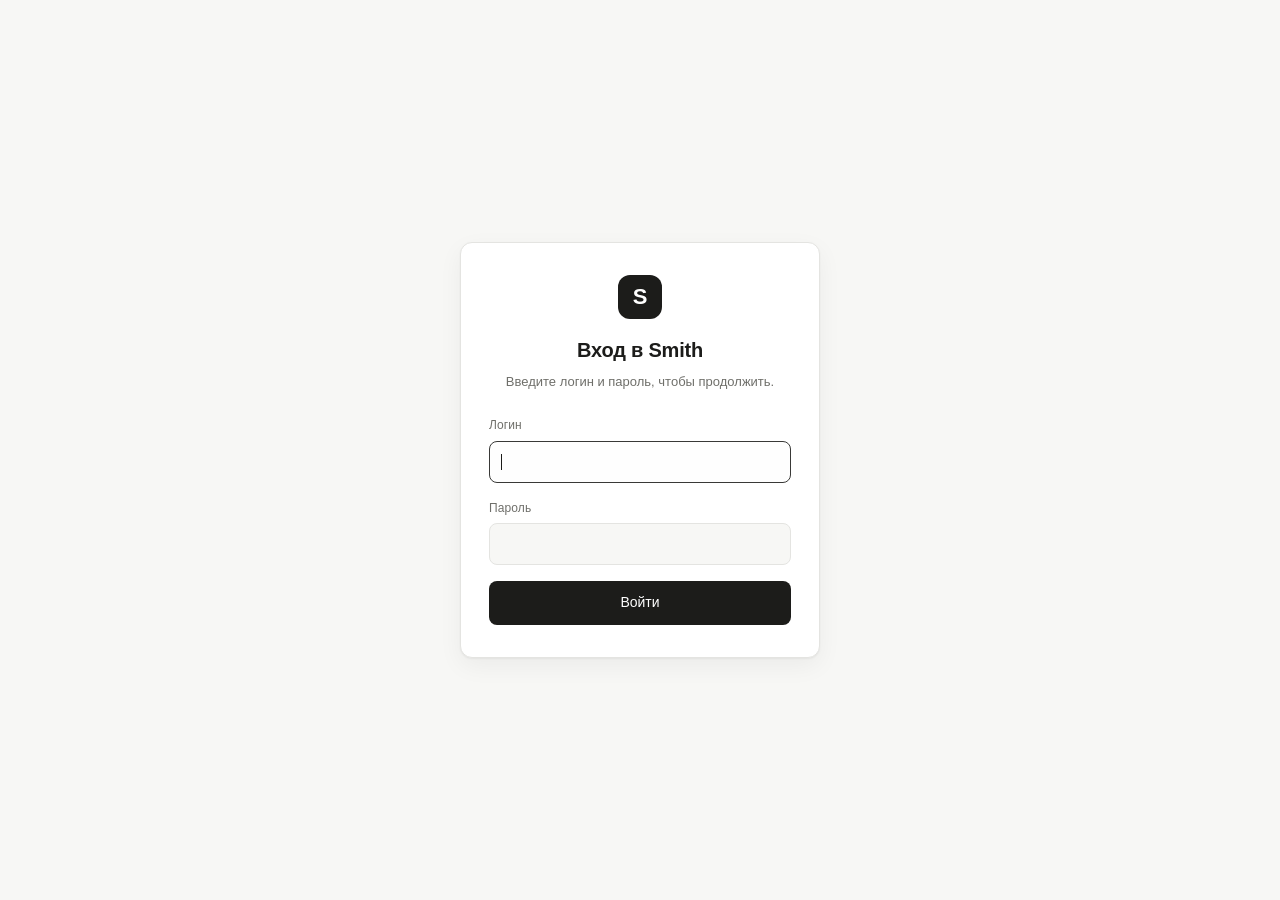
<file: smith-frontend/index.html>
<!DOCTYPE html>
<html lang="ru" data-theme="light">
<head>
    <meta charset="UTF-8">
    <meta name="viewport" content="width=device-width, initial-scale=1.0">
    <title>Smith — ИИ-агент</title>
    <meta name="description" content="Клиент Smith: генерация ответов нейросети DeepSeek">
    <link rel="stylesheet" href="css/base.css">
    <link rel="stylesheet" href="css/app.css">
</head>
<body>
    <div class="app">
        <aside class="sidebar" id="sidebar">
            <header class="sidebar__header">
                <span class="brand">
                    <span class="brand__mark">S</span>
                    <span class="brand__name">Smith</span>
                </span>
                <div class="sidebar__actions">
                    <button type="button" class="icon-btn" id="theme-toggle" title="Сменить тему" aria-label="Сменить тему">
                        <svg class="icon icon--moon" viewBox="0 0 24 24" aria-hidden="true">
                            <path d="M21 12.8A9 9 0 1 1 11.2 3a7 7 0 0 0 9.8 9.8Z"/>
                        </svg>
                        <svg class="icon icon--sun" viewBox="0 0 24 24" aria-hidden="true">
                            <circle cx="12" cy="12" r="4"/>
                            <path d="M12 2v2M12 20v2M4.9 4.9l1.4 1.4M17.7 17.7l1.4 1.4M2 12h2M20 12h2M4.9 19.1l1.4-1.4M17.7 6.3l1.4-1.4"/>
                        </svg>
                    </button>
                    <button type="button" class="icon-btn icon-btn--close" id="sidebar-close" title="Закрыть панель" aria-label="Закрыть панель">
                        <svg class="icon" viewBox="0 0 24 24" aria-hidden="true">
                            <path d="M6 6l12 12M18 6 6 18"/>
                        </svg>
                    </button>
                </div>
            </header>

            <div class="sidebar__body">
                <button type="button" class="btn btn--ghost btn--block" id="new-chat">
                    <svg class="icon" viewBox="0 0 24 24" aria-hidden="true">
                        <path d="M12 5v14M5 12h14"/>
                    </svg>
                    Новый чат
                </button>

                <section class="field">
                    <label class="field__label" for="model">Модель</label>
                    <select class="input" id="model" disabled>
                        <option value="">Загрузка…</option>
                    </select>
                </section>

                <section class="field">
                    <span class="field__label">Режим</span>
                    <label class="switch">
                        <input type="checkbox" id="context-toggle">
                        <span class="switch__track"><span class="switch__thumb"></span></span>
                        <span class="switch__text">Передавать контекст</span>
                    </label>
                </section>

                <section class="field field--strategy">
                    <label class="field__label" for="context-strategy">Стратегия управления контекстом <span class="hint" title="Как готовится контекст диалога перед отправкой в модель. Доступно только при включённом «Передавать контекст».">i</span></label>
                    <select class="input" id="context-strategy" disabled>
                        <option value="as_is" selected>Как есть (As is)</option>
                        <option value="sliding_window">Скользящее окно (Sliding Window)</option>
                        <option value="sticky_facts">Закреплённые факты (Sticky Facts)</option>
                        <option value="branching">Ветки диалога (Branching)</option>
                        <option value="summarize">Саммаризация (Summarization)</option>
                    </select>
                    <label class="field field--compact" id="sliding-window-ctl" hidden>
                        <span class="field__label">Последние <span class="hint" title="Сколько последних сообщений диалога (вопрос + ответ) передавать в модель.">i</span></span>
                        <div class="summary-interval">
                            <input class="input" type="number" id="sliding-window-size" min="1" step="1" value="10">
                            <span class="summary-interval__suffix">сообщений</span>
                        </div>
                    </label>
                    <label class="field field--compact" id="summary-interval-ctl" hidden>
                        <span class="field__label">Каждые <span class="hint" title="Через сколько сообщений диалога (вопрос + ответ) сжимать контекст в саммари.">i</span></span>
                        <div class="summary-interval">
                            <input class="input" type="number" id="summary-interval" min="1" step="1" value="10">
                            <span class="summary-interval__suffix">сообщений</span>
                        </div>
                    </label>
                    <div class="facts" id="facts-panel" hidden>
                        <span class="field__label">Факты (ключ: значение)</span>
                        <div class="facts__list" id="facts-list"></div>
                    </div>
                    <div class="branches" id="branches-panel" hidden>
                        <span class="field__label">Ветки диалога <span class="hint" title="Активная ветка подсвечена. «Разветвить» создаёт новую ветку от последнего сообщения активной ветки. Ветку также можно создать кнопкой у любого сообщения.">i</span></span>
                        <div class="branches__list" id="branches-list"></div>
                        <button type="button" class="btn btn--ghost btn--block" id="fork-branch">Разветвить</button>
                    </div>
                </section>

                <details class="params" id="params">
                    <summary class="params__summary">
                        <span>Параметры генерации</span>
                        <svg class="icon icon--chevron" viewBox="0 0 24 24" aria-hidden="true">
                            <path d="M6 9l6 6 6-6"/>
                        </svg>
                    </summary>

                    <div class="params__grid">
                        <label class="field field--compact">
                            <span class="field__label">Temperature <span class="hint" title="Степень случайности ответа: чем выше, тем разнообразнее и креативнее.">i</span></span>
                            <input class="input" type="number" id="temperature" min="0" max="2" step="0.1" placeholder="1.0">
                        </label>
                        <label class="field field--compact">
                            <span class="field__label">Top P <span class="hint" title="Nucleus sampling: учитываются токены с суммарной вероятностью до top_p. Диапазон (0, 1].">i</span></span>
                            <input class="input" type="number" id="top_p" min="0.01" max="1" step="0.01" placeholder="1.0">
                        </label>
                        <label class="field field--compact">
                            <span class="field__label">Max tokens <span class="hint" title="Максимальное число токенов в генерируемом ответе.">i</span></span>
                            <input class="input" type="number" id="max_tokens" min="1" step="1" placeholder="авто">
                        </label>
                        <label class="field field--compact">
                            <span class="field__label">Top K <span class="hint" title="Ограничивает выбор K наиболее вероятными токенами; принимается, но не передаётся в DeepSeek.">i</span></span>
                            <input class="input" type="number" id="top_k" min="0" step="1" placeholder="—">
                        </label>
                        <label class="field field--compact">
                            <span class="field__label">Thinking <span class="hint" title="Включает режим рассуждений модели перед финальным ответом.">i</span></span>
                            <select class="input" id="thinking">
                                <option value="enabled">enabled</option>
                                <option value="disabled">disabled</option>
                            </select>
                        </label>
                        <label class="field field--compact">
                            <span class="field__label">Reasoning effort <span class="hint" title="Глубина рассуждений в режиме thinking: low, high или max.">i</span></span>
                            <select class="input" id="reasoning_effort">
                                <option value="low">low</option>
                                <option value="high" selected>high</option>
                                <option value="max">max</option>
                            </select>
                        </label>
                        <label class="field field--compact field--full">
                            <span class="field__label">Stop (через запятую, до 16) <span class="hint" title="Последовательности, при появлении которых генерация останавливается (до 16).">i</span></span>
                            <input class="input" type="text" id="stop" placeholder="например: \n\n, ###">
                        </label>
                    </div>
                </details>

                <section class="field field--grow">
                    <label class="field__label" for="system-prompt">Системный промпт <span class="hint" title="Задаёт роль и правила поведения модели до основного запроса.">i</span></label>
                    <textarea class="input input--area" id="system-prompt" rows="1" placeholder="Задайте роль или правила…" autocomplete="off"></textarea>
                </section>
            </div>

            <footer class="sidebar__footer">
                <span class="status" id="status">
                    <span class="status__dot" id="status-dot"></span>
                    <span id="status-text">Проверка соединения…</span>
                </span>
                <div class="sidebar__user">
                    <span class="sidebar__user-name" id="current-user"></span>
                    <button type="button" class="btn btn--ghost btn--small" id="logout">Выйти</button>
                </div>
            </footer>
        </aside>

        <main class="chat">
            <header class="chat__header">
                <button type="button" class="icon-btn icon-btn--menu" id="sidebar-open" title="Открыть панель" aria-label="Открыть панель">
                    <svg class="icon" viewBox="0 0 24 24" aria-hidden="true">
                        <path d="M4 6h16M4 12h16M4 18h16"/>
                    </svg>
                </button>
                <span class="chat__title" id="chat-title">Новый диалог</span>
                <select class="input branch-switcher" id="branch-switcher" title="Ветка диалога" hidden></select>
                <button type="button" class="icon-btn" id="clear-chat" title="Очистить ленту" aria-label="Очистить ленту">
                    <svg class="icon" viewBox="0 0 24 24" aria-hidden="true">
                        <path d="M3 6h18M8 6V4h8v2M6 6l1 14h10l1-14"/>
                    </svg>
                </button>
            </header>

            <div class="chat__messages" id="messages">
                <div class="empty-state" id="empty-state">
                    <span class="empty-state__mark">S</span>
                    <h1 class="empty-state__title">Чем помочь?</h1>
                    <p class="empty-state__text">Задайте вопрос — Smith ответит через DeepSeek. Настройте модель и параметры в панели слева.</p>
                </div>
                <div class="messages-list" id="messages-list"></div>
            </div>

            <div class="token-stats" id="token-stats" hidden>
                <span class="token-stats__item">Текущий запрос: <b id="stat-prompt">—</b></span>
                <span class="token-stats__item">История диалога: <b id="stat-history">—</b></span>
                <span class="token-stats__item">Ответ модели: <b id="stat-completion">—</b></span>
                <span class="token-stats__item" id="stat-summary-item" hidden>Саммаризация: <b id="stat-summary">—</b></span>
                <span class="token-stats__item" id="stat-facts-item" hidden>Факты: <b id="stat-facts">—</b></span>
            </div>

            <form class="composer" id="composer">
                <div class="composer__attachments" id="attachments" hidden></div>
                <div class="composer__box">
                    <button type="button" class="composer__attach" id="attach" title="Прикрепить файл" aria-label="Прикрепить файл">
                        <svg class="icon" viewBox="0 0 24 24" aria-hidden="true">
                            <path d="M21.44 11.05l-9.19 9.19a6 6 0 0 1-8.49-8.49l9.19-9.19a4 4 0 0 1 5.66 5.66l-9.2 9.19a2 2 0 0 1-2.83-2.83l8.49-8.48"/>
                        </svg>
                    </button>
                    <textarea class="composer__input" id="prompt" rows="1" placeholder="Напишите сообщение…" autocomplete="off"></textarea>
                    <button type="submit" class="composer__send" id="send" title="Отправить" aria-label="Отправить">
                        <svg class="icon" viewBox="0 0 24 24" aria-hidden="true">
                            <path d="M4 12l16-8-6 8 6 8-16-8Z"/>
                        </svg>
                    </button>
                </div>
                <input type="file" id="file-input" class="composer__file" multiple
                       accept="image/*,.txt,.md,.markdown,.csv,.json,.log,.yaml,.yml,.xml,.html,.css,.js,.ts,.java,.kt,.py,.sql,.sh" hidden>
                <p class="composer__hint">Enter — отправить, Shift+Enter — новая строка · можно перетащить файлы</p>
            </form>
        </main>

        <div class="backdrop" id="backdrop"></div>

        <div class="drop-overlay" id="drop-overlay">
            <div class="drop-overlay__inner">
                <svg class="icon drop-overlay__icon" viewBox="0 0 24 24" aria-hidden="true">
                    <path d="M21.44 11.05l-9.19 9.19a6 6 0 0 1-8.49-8.49l9.19-9.19a4 4 0 0 1 5.66 5.66l-9.2 9.19a2 2 0 0 1-2.83-2.83l8.49-8.48"/>
                </svg>
                <span>Отпустите, чтобы прикрепить</span>
            </div>
        </div>

        <div class="lightbox" id="lightbox">
            <button type="button" class="lightbox__close" id="lightbox-close" title="Закрыть" aria-label="Закрыть">
                <svg class="icon" viewBox="0 0 24 24" aria-hidden="true">
                    <path d="M6 6l12 12M18 6 6 18"/>
                </svg>
            </button>
            <img class="lightbox__img" id="lightbox-img" alt="">
        </div>
    </div>

    <div class="toast" id="toast" role="status" aria-live="polite"></div>

    <script type="module" src="js/app.js"></script>
</body>
</html>
</file>
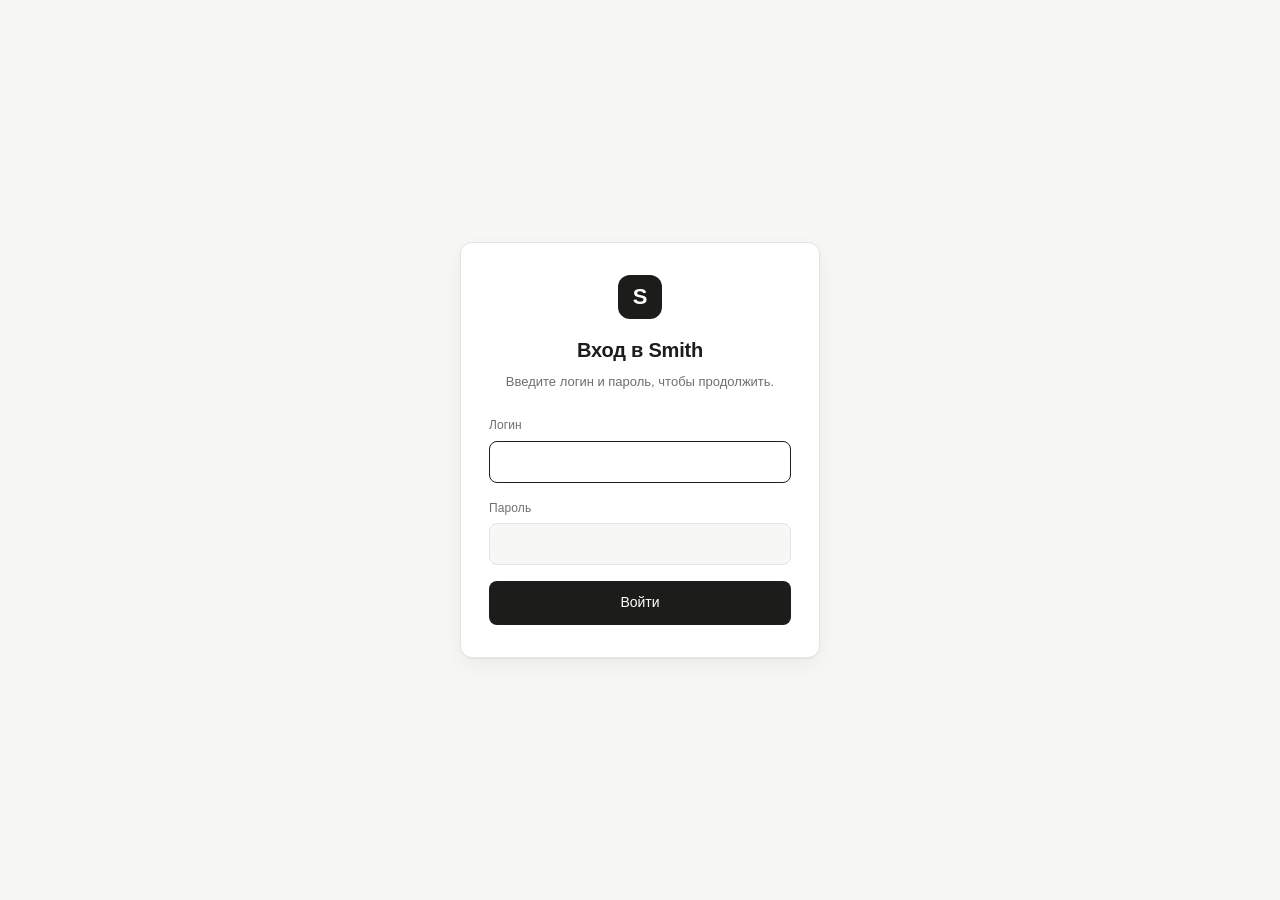
<file: smith-frontend/login.html>
<!DOCTYPE html>
<html lang="ru" data-theme="light">
<head>
    <meta charset="UTF-8">
    <meta name="viewport" content="width=device-width, initial-scale=1.0">
    <title>Smith — Вход</title>
    <meta name="description" content="Авторизация в клиенте Smith">
    <link rel="stylesheet" href="css/base.css">
    <link rel="stylesheet" href="css/app.css">
    <link rel="stylesheet" href="css/login.css">
</head>
<body class="auth">
    <main class="auth__card">
        <span class="auth__brand">S</span>
        <h1 class="auth__title">Вход в Smith</h1>
        <p class="auth__subtitle">Введите логин и пароль, чтобы продолжить.</p>

        <form class="auth__form" id="login-form" novalidate>
            <label class="field">
                <span class="field__label">Логин</span>
                <input class="input" type="text" id="username" name="username"
                       autocomplete="username" autocapitalize="off" autocorrect="off" required autofocus>
            </label>

            <label class="field">
                <span class="field__label">Пароль</span>
                <input class="input" type="password" id="password" name="password"
                       autocomplete="current-password" required>
            </label>

            <p class="auth__error" id="login-error" role="alert" hidden></p>

            <button class="btn btn--primary btn--block" type="submit" id="login-submit">Войти</button>
        </form>
    </main>

    <script type="module" src="js/login.js"></script>
</body>
</html>
</file>
<file: smith-frontend/css/base.css>
:root {
    color-scheme: light;
    --bg: #f7f7f5;
    --surface: #ffffff;
    --surface-2: #f1f1ef;
    --border: #e4e4e1;
    --border-strong: #d5d5d1;
    --text: #1c1c1a;
    --text-muted: #6f6f6a;
    --text-faint: #9a9a94;
    --accent: #1c1c1a;
    --accent-contrast: #ffffff;
    --accent-soft: #efefec;
    --danger: #b3261e;
    --success: #2f7d4f;
    --radius: 12px;
    --radius-sm: 8px;
    --shadow: 0 1px 2px rgba(20, 20, 18, 0.05), 0 8px 24px rgba(20, 20, 18, 0.05);
    --font: "Inter", "Segoe UI", -apple-system, BlinkMacSystemFont, Roboto, Arial, sans-serif;
    --mono: "SFMono-Regular", ui-monospace, "Cascadia Code", Consolas, monospace;
}

[data-theme="dark"] {
    color-scheme: dark;
    --bg: #121211;
    --surface: #1b1b19;
    --surface-2: #242422;
    --border: #2e2e2b;
    --border-strong: #3b3b37;
    --text: #ececea;
    --text-muted: #a3a39d;
    --text-faint: #77776f;
    --accent: #ececea;
    --accent-contrast: #161614;
    --accent-soft: #262624;
    --danger: #f2b8b5;
    --success: #7dd3a0;
    --shadow: 0 1px 2px rgba(0, 0, 0, 0.4), 0 12px 32px rgba(0, 0, 0, 0.35);
}

*,
*::before,
*::after {
    box-sizing: border-box;
}

[hidden] {
    display: none !important;
}

html,
body {
    height: 100%;
}

body {
    margin: 0;
    font-family: var(--font);
    font-size: 15px;
    line-height: 1.55;
    color: var(--text);
    background: var(--bg);
    -webkit-font-smoothing: antialiased;
    text-rendering: optimizeLegibility;
}

button,
input,
select,
textarea {
    font: inherit;
    color: inherit;
}

button {
    cursor: pointer;
}

h1,
h2,
h3,
p {
    margin: 0;
}

svg.icon {
    width: 18px;
    height: 18px;
    fill: none;
    stroke: currentColor;
    stroke-width: 1.8;
    stroke-linecap: round;
    stroke-linejoin: round;
    flex: none;
}

::selection {
    background: var(--accent-soft);
}

:focus-visible {
    outline: 2px solid var(--text);
    outline-offset: 2px;
    border-radius: 4px;
}

::-webkit-scrollbar {
    width: 10px;
    height: 10px;
}

::-webkit-scrollbar-thumb {
    background: var(--border-strong);
    border: 3px solid transparent;
    background-clip: padding-box;
    border-radius: 999px;
}

::-webkit-scrollbar-thumb:hover {
    background: var(--text-faint);
    background-clip: padding-box;
}
</file>
<file: smith-frontend/css/app.css>
.app {
    display: grid;
    grid-template-columns: 400px minmax(0, 1fr);
    height: 100dvh;
    overflow: hidden;
}

/* ---------- Sidebar ---------- */

.sidebar {
    display: flex;
    flex-direction: column;
    min-height: 0;
    background: var(--surface);
    border-right: 1px solid var(--border);
}

.sidebar__header {
    display: flex;
    align-items: center;
    justify-content: space-between;
    padding: 16px 16px 12px;
}

.brand {
    display: inline-flex;
    align-items: center;
    gap: 10px;
    font-weight: 600;
    letter-spacing: -0.01em;
}

.brand__mark {
    display: grid;
    place-items: center;
    width: 28px;
    height: 28px;
    border-radius: 8px;
    background: var(--accent);
    color: var(--accent-contrast);
    font-size: 15px;
    font-weight: 700;
}

.sidebar__actions {
    display: inline-flex;
    gap: 4px;
}

.sidebar__body {
    flex: 1;
    min-height: 0;
    overflow-y: auto;
    padding: 4px 16px 16px;
    display: flex;
    flex-direction: column;
    gap: 18px;
}

.sidebar__footer {
    display: flex;
    flex-direction: column;
    gap: 10px;
    padding: 12px 16px;
    border-top: 1px solid var(--border);
}

.sidebar__user {
    display: flex;
    align-items: center;
    justify-content: space-between;
    gap: 10px;
}

.sidebar__user-name {
    font-size: 13px;
    font-weight: 500;
    color: var(--text);
    overflow: hidden;
    text-overflow: ellipsis;
    white-space: nowrap;
}

.btn--small {
    padding: 6px 10px;
    font-size: 12px;
}

/* ---------- Controls ---------- */

.btn {
    display: inline-flex;
    align-items: center;
    justify-content: center;
    gap: 8px;
    padding: 10px 14px;
    border-radius: var(--radius-sm);
    border: 1px solid transparent;
    background: var(--surface-2);
    font-size: 14px;
    font-weight: 500;
    transition: background 0.15s ease, border-color 0.15s ease, opacity 0.15s ease;
}

.btn:hover {
    background: var(--accent-soft);
}

.btn--block {
    width: 100%;
}

.btn--ghost {
    border-color: var(--border);
    background: transparent;
}

.btn--ghost:hover {
    background: var(--surface-2);
}

.btn:disabled {
    opacity: 0.5;
    cursor: not-allowed;
}

.icon-btn {
    display: grid;
    place-items: center;
    width: 34px;
    height: 34px;
    border: none;
    border-radius: var(--radius-sm);
    background: transparent;
    color: var(--text-muted);
    transition: background 0.15s ease, color 0.15s ease;
}

.icon-btn:hover {
    background: var(--surface-2);
    color: var(--text);
}

.icon-btn--close,
.icon-btn--menu {
    display: none;
}

[data-theme="light"] .icon--sun,
[data-theme="dark"] .icon--moon {
    display: none;
}

.field {
    display: flex;
    flex-direction: column;
    gap: 6px;
}

.field__label {
    display: flex;
    align-items: center;
    gap: 4px;
    font-size: 12px;
    font-weight: 500;
    color: var(--text-muted);
    letter-spacing: 0.01em;
}

.field__label .hint {
    flex: none;
}

.field--full {
    grid-column: 1 / -1;
}

.field--grow {
    flex: 1 1 auto;
}

.field--grow .input--area {
    flex: 1 1 auto;
    min-height: 150px;
    max-height: none;
}

.input {
    width: 100%;
    padding: 9px 11px;
    border: 1px solid var(--border);
    border-radius: var(--radius-sm);
    background: var(--bg);
    color: var(--text);
    font-size: 14px;
    transition: border-color 0.15s ease, background 0.15s ease;
}

.input:hover {
    border-color: var(--border-strong);
}

.input:focus {
    outline: none;
    border-color: var(--text);
    background: var(--surface);
}

.input--area {
    resize: none;
    min-height: 36px;
    max-height: 200px;
    overflow-y: auto;
    line-height: 1.5;
}

select.input {
    appearance: none;
    background-image: linear-gradient(45deg, transparent 50%, var(--text-muted) 50%),
        linear-gradient(135deg, var(--text-muted) 50%, transparent 50%);
    background-position: calc(100% - 16px) center, calc(100% - 11px) center;
    background-size: 5px 5px, 5px 5px;
    background-repeat: no-repeat;
    padding-right: 30px;
}

.switch {
    display: flex;
    align-items: center;
    gap: 10px;
    cursor: pointer;
    user-select: none;
    font-size: 14px;
}

.switch input {
    position: absolute;
    opacity: 0;
    width: 0;
    height: 0;
}

.switch__track {
    position: relative;
    width: 36px;
    height: 20px;
    border-radius: 999px;
    background: var(--border-strong);
    transition: background 0.18s ease;
    flex: none;
}

.switch__thumb {
    position: absolute;
    top: 2px;
    left: 2px;
    width: 16px;
    height: 16px;
    border-radius: 50%;
    background: var(--surface);
    box-shadow: 0 1px 2px rgba(0, 0, 0, 0.25);
    transition: transform 0.18s ease;
}

.switch input:checked + .switch__track {
    background: var(--accent);
}

.switch input:checked + .switch__track .switch__thumb {
    transform: translateX(16px);
    background: var(--accent-contrast);
}

.switch input:focus-visible + .switch__track {
    outline: 2px solid var(--text);
    outline-offset: 2px;
}

.switch__text {
    color: var(--text);
}

.switch:has(input:disabled) {
    cursor: not-allowed;
    opacity: 0.55;
}

.field--summary {
    padding-left: 14px;
    border-left: 2px solid var(--border);
}

.field--strategy {
    padding-left: 14px;
    border-left: 2px solid var(--border);
}

.facts {
    display: flex;
    flex-direction: column;
    gap: 6px;
    margin-top: 4px;
}

.facts__list {
    display: flex;
    flex-direction: column;
    gap: 4px;
    max-height: 180px;
    overflow-y: auto;
    padding: 8px;
    border: 1px dashed var(--border-strong);
    border-radius: var(--radius-sm);
    background: var(--surface-2);
    font-size: 12px;
}

.facts__row {
    display: flex;
    gap: 6px;
    line-height: 1.35;
}

.facts__key {
    flex: none;
    max-width: 45%;
    font-weight: 600;
    color: var(--text-muted);
    overflow-wrap: anywhere;
}

.facts__value {
    color: var(--text);
    overflow-wrap: anywhere;
}

.facts__empty {
    color: var(--text-faint);
    font-style: italic;
}

.branches {
    display: flex;
    flex-direction: column;
    gap: 6px;
    margin-top: 4px;
}

.branches__list {
    display: flex;
    flex-direction: column;
    gap: 4px;
    max-height: 160px;
    overflow-y: auto;
}

.branches__item {
    text-align: left;
    padding: 7px 9px;
    border: 1px solid var(--border);
    border-radius: var(--radius-sm);
    background: var(--surface);
    color: var(--text);
    font-size: 13px;
    cursor: pointer;
    transition: background 0.15s ease, border-color 0.15s ease;
}

.branches__item:hover {
    background: var(--surface-2);
}

.branches__item--active {
    border-color: var(--accent);
    background: var(--accent-soft);
    font-weight: 600;
}

.branches__empty {
    color: var(--text-faint);
    font-style: italic;
    font-size: 12px;
}

.summary-interval {
    display: flex;
    align-items: center;
    gap: 8px;
}

.summary-interval .input {
    width: 74px;
}

.summary-interval__suffix {
    font-size: 13px;
    color: var(--text-muted);
}

.input:disabled {
    opacity: 0.55;
    cursor: not-allowed;
}

.hint {
    display: inline-grid;
    place-items: center;
    width: 14px;
    height: 14px;
    border-radius: 50%;
    background: var(--surface-2);
    color: var(--text-faint);
    font-size: 10px;
    font-style: italic;
    font-weight: 600;
    cursor: help;
}

.params {
    flex-shrink: 0;
    border: 1px solid var(--border);
    border-radius: var(--radius);
    overflow: hidden;
}

.params__summary {
    display: flex;
    align-items: center;
    justify-content: space-between;
    padding: 10px 12px;
    font-size: 13px;
    font-weight: 500;
    color: var(--text-muted);
    cursor: pointer;
    list-style: none;
}

.params__summary::-webkit-details-marker {
    display: none;
}

.params__summary:hover {
    background: var(--surface-2);
    color: var(--text);
}

.icon--chevron {
    width: 15px;
    height: 15px;
    transition: transform 0.18s ease;
}

.params[open] .icon--chevron {
    transform: rotate(180deg);
}

.params__grid {
    display: grid;
    grid-template-columns: 1fr 1fr;
    gap: 10px;
    padding: 12px;
    border-top: 1px solid var(--border);
}

.field--compact .field__label {
    font-size: 11px;
}

.field--compact .input {
    padding: 7px 9px;
    font-size: 13px;
}

/* ---------- Status ---------- */

.status {
    display: inline-flex;
    align-items: center;
    gap: 8px;
    font-size: 12px;
    color: var(--text-muted);
}

.status__dot {
    width: 7px;
    height: 7px;
    border-radius: 50%;
    background: var(--text-faint);
    flex: none;
}

.status--online .status__dot {
    background: var(--success);
}

.status--offline .status__dot {
    background: var(--danger);
}

/* ---------- Chat ---------- */

.chat {
    display: flex;
    flex-direction: column;
    min-width: 0;
    min-height: 0;
    background: var(--bg);
}

.chat__header {
    display: flex;
    align-items: center;
    gap: 12px;
    padding: 12px 20px;
    border-bottom: 1px solid var(--border);
    background: color-mix(in srgb, var(--bg) 85%, transparent);
    backdrop-filter: blur(8px);
}

.chat__title {
    flex: 1;
    font-size: 14px;
    font-weight: 500;
    color: var(--text-muted);
    white-space: nowrap;
    overflow: hidden;
    text-overflow: ellipsis;
}

.branch-switcher {
    width: auto;
    max-width: 220px;
    padding: 6px 28px 6px 10px;
    font-size: 13px;
    flex: none;
}

.chat__messages {
    flex: 1;
    min-height: 0;
    overflow-y: auto;
    padding: 28px 20px;
    scroll-behavior: smooth;
}

/* ---------- Messages ---------- */

.msg {
    display: flex;
    gap: 12px;
    width: 100%;
    max-width: 780px;
    margin: 0 auto 26px;
}

.msg--user {
    flex-direction: row-reverse;
}

.msg__avatar {
    display: grid;
    place-items: center;
    width: 28px;
    height: 28px;
    border-radius: 8px;
    font-size: 12px;
    font-weight: 700;
    flex: none;
    margin-top: 2px;
}

.msg--user .msg__avatar {
    background: var(--accent);
    color: var(--accent-contrast);
}

.msg--assistant .msg__avatar {
    background: var(--surface-2);
    color: var(--text-muted);
    border: 1px solid var(--border);
}

.msg__content {
    min-width: 0;
    max-width: 100%;
}

.msg--user .msg__content {
    display: flex;
    flex-direction: column;
    align-items: flex-end;
}

.msg__bubble {
    padding: 11px 15px;
    border-radius: var(--radius);
    white-space: pre-wrap;
    overflow-wrap: anywhere;
}

.msg--user .msg__bubble {
    background: var(--accent);
    color: var(--accent-contrast);
    border-bottom-right-radius: 4px;
}

.msg--assistant .msg__bubble {
    background: var(--surface);
    border: 1px solid var(--border);
    border-bottom-left-radius: 4px;
}

.msg--system {
    justify-content: center;
}

.msg--system .msg__avatar {
    background: var(--surface-2);
    color: var(--text-faint);
    border: 1px dashed var(--border-strong);
}

.msg--system .msg__content {
    max-width: 100%;
    text-align: center;
}

.msg--system .msg__bubble {
    background: var(--surface-2);
    border: 1px dashed var(--border-strong);
    color: var(--text-muted);
    font-size: 13px;
    text-align: left;
}

.msg__bubble:empty {
    display: none;
}

.msg__bubble code {
    font-family: var(--mono);
    font-size: 0.88em;
    background: var(--surface-2);
    padding: 1px 5px;
    border-radius: 5px;
}

.msg--user .msg__bubble code {
    background: rgba(255, 255, 255, 0.16);
}

.msg__bubble pre {
    margin: 10px 0 2px;
    padding: 12px;
    background: var(--surface-2);
    border: 1px solid var(--border);
    border-radius: var(--radius-sm);
    overflow-x: auto;
}

.msg__bubble pre code {
    background: none;
    padding: 0;
    font-size: 13px;
}

.msg__meta {
    display: flex;
    flex-wrap: wrap;
    gap: 10px;
    margin-top: 8px;
    font-size: 11px;
    color: var(--text-faint);
}

.msg--user .msg__meta {
    justify-content: flex-end;
}

.msg__fork {
    display: none;
    border: 1px solid var(--border);
    border-radius: 999px;
    background: transparent;
    color: var(--text-muted);
    font-size: 11px;
    padding: 2px 8px;
    cursor: pointer;
}

.msg__fork:hover {
    background: var(--surface-2);
    color: var(--text);
}

[data-strategy="branching"] .msg__fork {
    display: inline-flex;
}

.msg__attachments {
    display: flex;
    flex-wrap: wrap;
    gap: 6px;
    margin-bottom: 6px;
}

.msg__attachments[hidden] {
    display: none;
}

.msg--user .msg__attachments {
    justify-content: flex-end;
}

.msg__attachment {
    display: inline-flex;
    align-items: center;
    gap: 6px;
    max-width: 240px;
    padding: 4px 9px 4px 6px;
    border-radius: var(--radius-sm);
    background: var(--surface-2);
    color: var(--text-muted);
    font-size: 12px;
}

.msg--user .msg__attachment {
    background: color-mix(in srgb, var(--accent) 12%, var(--surface));
}

.msg__attachment-badge {
    flex: none;
    padding: 1px 5px;
    border-radius: 4px;
    background: var(--surface);
    color: var(--text-faint);
    font-size: 9px;
    font-weight: 700;
    letter-spacing: 0.03em;
}

.msg__attachment-name {
    overflow: hidden;
    text-overflow: ellipsis;
    white-space: nowrap;
}

.msg__attachment-download {
    display: grid;
    place-items: center;
    width: 20px;
    height: 20px;
    border: none;
    border-radius: 4px;
    background: transparent;
    color: var(--text-faint);
    flex: none;
    cursor: pointer;
    transition: background 0.15s ease, color 0.15s ease;
}

.msg__attachment-download:hover {
    background: var(--surface);
    color: var(--text);
}

.msg__attachment-download .icon {
    width: 14px;
    height: 14px;
}

.msg__img-thumb {
    display: block;
    padding: 0;
    border: 1px solid var(--border);
    border-radius: var(--radius-sm);
    background: var(--surface-2);
    overflow: hidden;
    line-height: 0;
    cursor: pointer;
}

.msg__img-thumb img {
    display: block;
    width: 88px;
    height: 88px;
    object-fit: cover;
    transition: opacity 0.15s ease;
}

.msg__img-thumb:hover img {
    opacity: 0.85;
}

.reasoning {
    margin-bottom: 8px;
    border: 1px dashed var(--border-strong);
    border-radius: var(--radius-sm);
    background: var(--surface-2);
}

.reasoning > summary {
    padding: 7px 11px;
    font-size: 12px;
    color: var(--text-muted);
    cursor: pointer;
    list-style: none;
}

.reasoning > summary::-webkit-details-marker {
    display: none;
}

.reasoning__body {
    padding: 0 11px 11px;
    font-size: 13px;
    color: var(--text-muted);
    white-space: pre-wrap;
    overflow-wrap: anywhere;
    max-height: 320px;
    overflow-y: auto;
}

.typing {
    display: inline-flex;
    gap: 4px;
    padding: 4px 0;
}

.typing span {
    width: 6px;
    height: 6px;
    border-radius: 50%;
    background: var(--text-faint);
    animation: typing 1.2s infinite ease-in-out;
}

.typing span:nth-child(2) {
    animation-delay: 0.15s;
}

.typing span:nth-child(3) {
    animation-delay: 0.3s;
}

@keyframes typing {
    0%, 60%, 100% {
        opacity: 0.3;
        transform: translateY(0);
    }
    30% {
        opacity: 1;
        transform: translateY(-3px);
    }
}

.msg--error .msg__bubble {
    background: color-mix(in srgb, var(--danger) 10%, var(--surface));
    border-color: color-mix(in srgb, var(--danger) 40%, var(--border));
    color: var(--danger);
}

/* ---------- Empty state ---------- */

.empty-state {
    display: flex;
    flex-direction: column;
    align-items: center;
    justify-content: center;
    text-align: center;
    min-height: 60%;
    padding: 40px 20px;
    color: var(--text-muted);
}

.empty-state__mark {
    display: grid;
    place-items: center;
    width: 52px;
    height: 52px;
    margin-bottom: 18px;
    border-radius: 14px;
    background: var(--accent);
    color: var(--accent-contrast);
    font-size: 24px;
    font-weight: 700;
}

.empty-state__title {
    font-size: 20px;
    font-weight: 600;
    color: var(--text);
    margin-bottom: 6px;
}

.empty-state__text {
    max-width: 420px;
    font-size: 14px;
}

.empty-state[hidden] {
    display: none;
}

/* ---------- Token stats ---------- */

.token-stats {
    display: flex;
    align-items: center;
    justify-content: center;
    flex-wrap: wrap;
    gap: 8px 18px;
    max-width: 780px;
    margin: 0 auto;
    padding: 8px 20px;
    font-size: 12px;
    color: var(--text-faint);
}

.token-stats[hidden] {
    display: none;
}

.token-stats__item b {
    color: var(--text-muted);
    font-weight: 600;
}

/* ---------- Composer ---------- */

.composer {
    padding: 12px 20px 18px;
    border-top: 1px solid var(--border);
    background: var(--bg);
}

.composer__box {
    display: flex;
    align-items: flex-end;
    gap: 8px;
    width: 100%;
    max-width: 780px;
    margin: 0 auto;
    padding: 8px 8px 8px 14px;
    border: 1px solid var(--border);
    border-radius: var(--radius);
    background: var(--surface);
    box-shadow: var(--shadow);
    transition: border-color 0.15s ease;
}

.composer__box:focus-within {
    border-color: var(--text);
}

.composer__input {
    flex: 1;
    min-height: 24px;
    max-height: 200px;
    padding: 6px 0;
    border: none;
    background: transparent;
    resize: none;
    overflow-y: auto;
    line-height: 1.5;
}

.composer__input:focus {
    outline: none;
}

.composer__input::placeholder {
    color: var(--text-faint);
}

.composer__attach {
    display: grid;
    place-items: center;
    width: 36px;
    height: 36px;
    border: none;
    border-radius: var(--radius-sm);
    background: transparent;
    color: var(--text-muted);
    transition: background 0.15s ease, color 0.15s ease;
    flex: none;
}

.composer__attach:hover {
    background: var(--surface-2);
    color: var(--text);
}

.composer__attachments {
    display: flex;
    flex-wrap: wrap;
    gap: 8px;
    width: 100%;
    max-width: 780px;
    margin: 0 auto 8px;
}

.composer__attachments[hidden] {
    display: none;
}

.attachment {
    display: inline-flex;
    align-items: center;
    gap: 8px;
    max-width: 240px;
    padding: 5px 6px 5px 5px;
    border: 1px solid var(--border);
    border-radius: var(--radius-sm);
    background: var(--surface);
}

.attachment__thumb {
    width: 32px;
    height: 32px;
    border-radius: 6px;
    object-fit: cover;
    flex: none;
}

.attachment__badge {
    display: grid;
    place-items: center;
    width: 32px;
    height: 32px;
    border-radius: 6px;
    background: var(--surface-2);
    color: var(--text-muted);
    font-size: 10px;
    font-weight: 700;
    flex: none;
}

.attachment__meta {
    display: flex;
    flex-direction: column;
    min-width: 0;
    line-height: 1.25;
}

.attachment__name {
    font-size: 12px;
    color: var(--text);
    overflow: hidden;
    text-overflow: ellipsis;
    white-space: nowrap;
}

.attachment__size {
    font-size: 10px;
    color: var(--text-faint);
}

.attachment__remove {
    display: grid;
    place-items: center;
    width: 20px;
    height: 20px;
    border: none;
    border-radius: 50%;
    background: transparent;
    color: var(--text-faint);
    font-size: 15px;
    line-height: 1;
    flex: none;
}

.attachment__remove:hover {
    background: var(--surface-2);
    color: var(--danger);
}

.composer--dragover .composer__box {
    border-color: var(--accent);
    background: var(--accent-soft);
}

.composer__send {
    display: grid;
    place-items: center;
    width: 36px;
    height: 36px;
    border: none;
    border-radius: var(--radius-sm);
    background: var(--accent);
    color: var(--accent-contrast);
    transition: opacity 0.15s ease, transform 0.1s ease;
    flex: none;
}

.composer__send:hover {
    opacity: 0.88;
}

.composer__send:active {
    transform: scale(0.96);
}

.composer__send:disabled {
    opacity: 0.4;
    cursor: not-allowed;
}

.composer__hint {
    max-width: 780px;
    margin: 8px auto 0;
    font-size: 11px;
    color: var(--text-faint);
    text-align: center;
}

/* ---------- Toast ---------- */

.toast {
    position: fixed;
    left: 50%;
    bottom: 24px;
    transform: translate(-50%, 16px);
    max-width: min(90vw, 480px);
    padding: 11px 16px;
    border-radius: var(--radius-sm);
    background: var(--text);
    color: var(--bg);
    font-size: 13px;
    box-shadow: var(--shadow);
    opacity: 0;
    pointer-events: none;
    transition: opacity 0.2s ease, transform 0.2s ease;
    z-index: 60;
}

.toast--visible {
    opacity: 1;
    transform: translate(-50%, 0);
}

.toast--error {
    background: var(--danger);
    color: #fff;
}

/* ---------- Backdrop ---------- */

.backdrop {
    display: none;
    position: fixed;
    inset: 0;
    background: rgba(0, 0, 0, 0.4);
    z-index: 40;
}

.backdrop--visible {
    display: block;
}

/* ---------- Drop overlay ---------- */

.drop-overlay {
    display: none;
    position: fixed;
    inset: 0;
    z-index: 70;
    background: color-mix(in srgb, var(--bg) 70%, transparent);
    backdrop-filter: blur(3px);
    place-items: center;
    pointer-events: none;
}

.drop-overlay--visible {
    display: grid;
}

.drop-overlay__inner {
    display: flex;
    flex-direction: column;
    align-items: center;
    gap: 12px;
    padding: 32px 40px;
    border: 2px dashed var(--border-strong);
    border-radius: var(--radius);
    background: var(--surface);
    color: var(--text-muted);
    font-size: 14px;
    box-shadow: var(--shadow);
}

.drop-overlay__icon {
    width: 28px;
    height: 28px;
    color: var(--text-muted);
}

/* ---------- Lightbox ---------- */

.lightbox {
    display: none;
    position: fixed;
    inset: 0;
    z-index: 80;
    place-items: center;
    padding: 24px;
    background: rgba(0, 0, 0, 0.82);
    cursor: zoom-out;
}

.lightbox--visible {
    display: grid;
}

.lightbox__img {
    max-width: 100%;
    max-height: 100%;
    border-radius: var(--radius-sm);
    box-shadow: var(--shadow);
    cursor: default;
}

.lightbox__close {
    position: absolute;
    top: 16px;
    right: 16px;
    display: grid;
    place-items: center;
    width: 40px;
    height: 40px;
    border: none;
    border-radius: 50%;
    background: rgba(255, 255, 255, 0.14);
    color: #fff;
    cursor: pointer;
    transition: background 0.15s ease;
}

.lightbox__close:hover {
    background: rgba(255, 255, 255, 0.26);
}

.lightbox__close .icon {
    width: 20px;
    height: 20px;
}

/* ---------- Responsive ---------- */

@media (max-width: 860px) {
    .app {
        grid-template-columns: 1fr;
    }

    .sidebar {
        position: fixed;
        top: 0;
        bottom: 0;
        left: 0;
        width: 400px;
        max-width: 86vw;
        z-index: 50;
        transform: translateX(-100%);
        transition: transform 0.22s ease;
    }

    .sidebar--open {
        transform: translateX(0);
        box-shadow: var(--shadow);
    }

    .icon-btn--close,
    .icon-btn--menu {
        display: grid;
    }

    .chat__messages {
        padding: 20px 14px;
    }

    .composer {
        padding: 10px 14px 14px;
    }
}

@media (min-width: 861px) {
    .sidebar__actions .icon-btn--close {
        display: none;
    }
}

@media (prefers-reduced-motion: reduce) {
    * {
        animation-duration: 0.01ms !important;
        transition-duration: 0.01ms !important;
        scroll-behavior: auto !important;
    }
}
</file>
<file: smith-frontend/css/login.css>
.auth {
    display: grid;
    place-items: center;
    min-height: 100dvh;
    padding: 24px;
}

.auth__card {
    width: 100%;
    max-width: 360px;
    padding: 32px 28px;
    background: var(--surface);
    border: 1px solid var(--border);
    border-radius: var(--radius);
    box-shadow: var(--shadow);
    text-align: center;
}

.auth__brand {
    display: inline-grid;
    place-items: center;
    width: 44px;
    height: 44px;
    margin-bottom: 16px;
    border-radius: 12px;
    background: var(--accent);
    color: var(--accent-contrast);
    font-size: 22px;
    font-weight: 700;
}

.auth__title {
    font-size: 20px;
    font-weight: 600;
    letter-spacing: -0.01em;
}

.auth__subtitle {
    margin-top: 6px;
    font-size: 13px;
    color: var(--text-muted);
}

.auth__form {
    display: flex;
    flex-direction: column;
    gap: 16px;
    margin-top: 24px;
    text-align: left;
}

.auth__error {
    margin: -4px 0 0;
    padding: 9px 11px;
    border-radius: var(--radius-sm);
    background: color-mix(in srgb, var(--danger) 10%, var(--surface));
    border: 1px solid color-mix(in srgb, var(--danger) 35%, var(--border));
    color: var(--danger);
    font-size: 13px;
}

.btn--primary {
    background: var(--accent);
    color: var(--accent-contrast);
}

.btn--primary:hover {
    background: var(--accent);
    opacity: 0.9;
}
</file>
